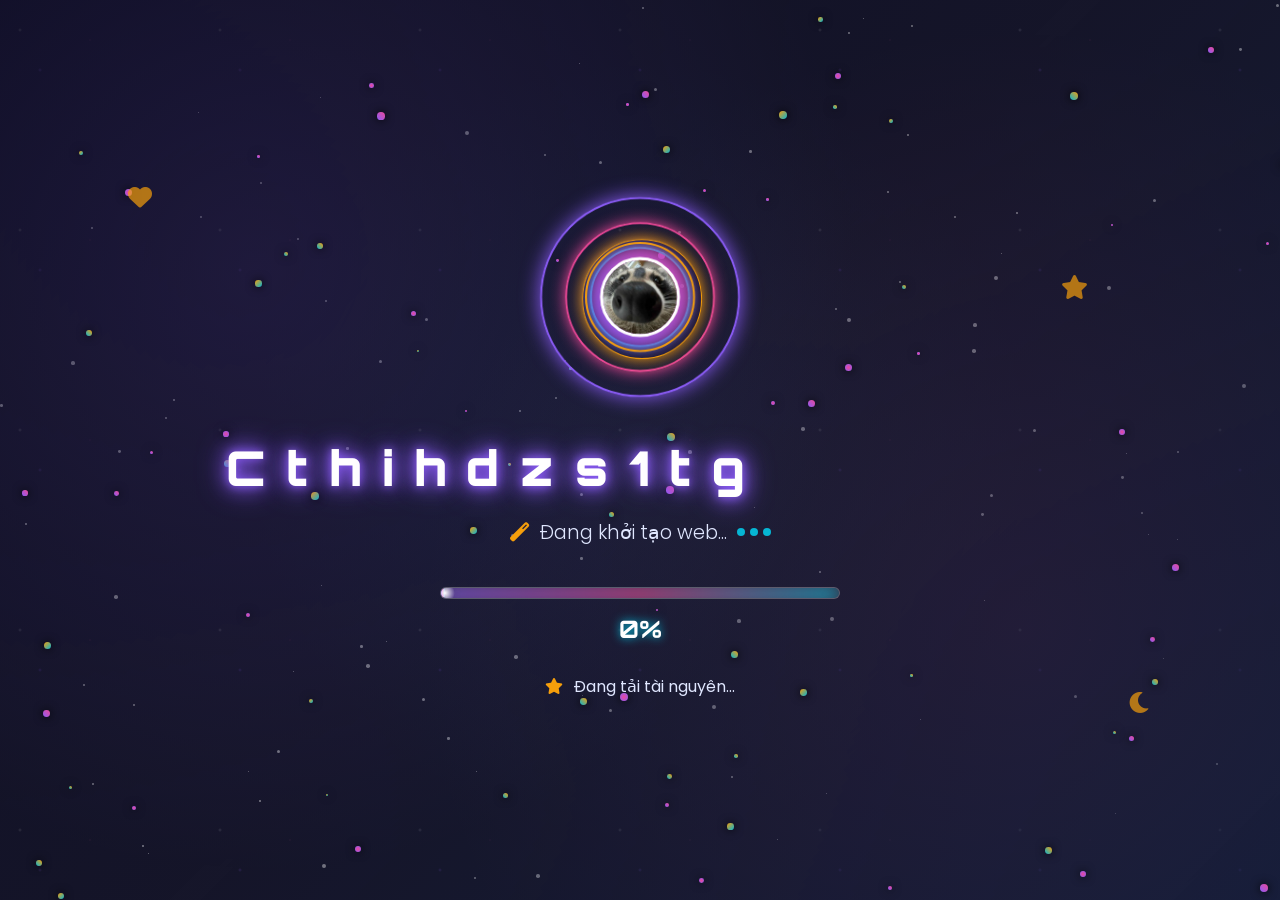
<file: index.html>
<!DOCTYPE html>
<html lang="vi">
<head>
    <meta charset="UTF-8">
    <meta name="viewport" content="width=device-width, initial-scale=1.0">
    <title>✨ Loading - Cthinhdzs1tg's Magical Profile ✨</title>
    <link rel="preconnect" href="https://fonts.googleapis.com">
    <link rel="preconnect" href="https://fonts.gstatic.com" crossorigin>
    <link href="https://fonts.googleapis.com/css2?family=Poppins:wght@300;400;500;600;700&family=Orbitron:wght@400;700;900&display=swap" rel="stylesheet">
    <link rel="stylesheet" href="https://cdnjs.cloudflare.com/ajax/libs/font-awesome/6.0.0-beta3/css/all.min.css">
    <link rel="stylesheet" href="style1.css">
    <link rel="stylesheet" href="style2.css">
</head>
<body>
    <div class="animated-bg">
        <div class="stars"></div>
        <div class="nebula"></div>
        <div class="cosmic-dust"></div>
    </div>
    
    <div class="magic-particles" id="magicParticles"></div>
    
    <div class="loading-container">
        <div class="magic-circle">
            <div class="outer-ring"></div>
            <div class="middle-ring"></div>
            <div class="inner-ring"></div>
            
            <div class="avatar-container">
                <div class="magical-aura"></div>
                <div class="avatar-glow"></div>
                <img class="avatar-img" src="./png/mmmb.jpg" alt="Cthinhdzs1tg's Avatar">
                <div class="avatar-frame">
                    <div class="frame-glow"></div>
                </div>
            </div>
        </div>
        
        <div class="loading-text-container">
            <h1 class="main-title">
                <span class="title-glow">C</span>
                <span class="title-glow">t</span>
                <span class="title-glow">h</span>
                <span class="title-glow">i</span>
                <span class="title-glow">h</span>
                <span class="title-glow">d</span>
                <span class="title-glow">z</span>
                <span class="title-glow">s</span>
                <span class="title-glow">1</span>
                <span class="title-glow">t</span>
                <span class="title-glow">g</span>
                <span class="title-accent">'s</span>
                <span class="title-accent">Profile</span>
            </h1>
            <div class="loading-subtitle">
                <i class="fas fa-magic"></i>
                <span id="loadingText">Đang khởi tạo web...</span>
                <div class="dots">
                    <span></span>
                    <span></span>
                    <span></span>
                </div>
            </div>
        </div>
        
        <div class="progress-container">
            <div class="progress-bg">
                <div class="progress-fill" id="progressFill"></div>
                <div class="progress-glow"></div>
                <div class="progress-spark" id="progressSpark"></div>
            </div>
            <div class="progress-percentage" id="progressPercentage">0%</div>
        </div>
        
        <div class="status-messages" id="statusMessages">
            <div class="status-item">
                <i class="fas fa-star"></i>
                <span>Đang tải tài nguyên...</span>
            </div>
        </div>
    </div>
    
    <div class="floating-elements">
        <div class="floating-icon" style="--delay: 0s; --duration: 3s;">
            <i class="fas fa-heart"></i>
        </div>
        <div class="floating-icon" style="--delay: 1s; --duration: 4s;">
            <i class="fas fa-star"></i>
        </div>
        <div class="floating-icon" style="--delay: 2s; --duration: 3.5s;">
            <i class="fas fa-sparkles"></i>
        </div>
        <div class="floating-icon" style="--delay: 0.5s; --duration: 4.5s;">
            <i class="fas fa-moon"></i>
        </div>
    </div>

    <script>
        const loadingMessages = [
            "Đang khởi tạo thế giới ma thuật...",
            "Đang tải avatar và trang trí...",
            "Đang kết nối với Discord...",
            "Đang chuẩn bị giao diện...",
            "Đang tối ưu hóa trải nghiệm...",
            "Sắp hoàn thành rồi..."
        ];

        const statusMessages = [
            { icon: "fas fa-star", text: "Đang tải tài nguyên..." },
            { icon: "fas fa-image", text: "Đang tải hình ảnh..." },
            { icon: "fab fa-discord", text: "Đang kết nối Discord..." },
            { icon: "fas fa-palette", text: "Đang tải giao diện..." },
            { icon: "fas fa-cog", text: "Đang tối ưu hóa..." },
            { icon: "fas fa-check", text: "Hoàn thành!" }
        ];

        function createMagicalParticles() {
            const container = document.getElementById('magicParticles');
            const particleCount = 80;
            
            for (let i = 0; i < particleCount; i++) {
                const particle = document.createElement('div');
                particle.className = 'magic-particle';
                
                const size = Math.random() * 6 + 2;
                const x = Math.random() * 100;
                const y = Math.random() * 100;
                const duration = Math.random() * 10 + 5;
                const delay = Math.random() * 5;
                
                particle.style.cssText = `
                    width: ${size}px;
                    height: ${size}px;
                    left: ${x}%;
                    top: ${y}%;
                    animation-duration: ${duration}s;
                    animation-delay: ${delay}s;
                `;
                
                container.appendChild(particle);
            }
        }

        function createStars() {
            const starsContainer = document.querySelector('.stars');
            const starCount = 100;
            
            for (let i = 0; i < starCount; i++) {
                const star = document.createElement('div');
                star.className = 'star';
                
                const size = Math.random() * 3 + 1;
                const x = Math.random() * 100;
                const y = Math.random() * 100;
                const duration = Math.random() * 3 + 2;
                
                star.style.cssText = `
                    width: ${size}px;
                    height: ${size}px;
                    left: ${x}%;
                    top: ${y}%;
                    animation-duration: ${duration}s;
                `;
                
                starsContainer.appendChild(star);
            }
        }

        function updateProgress() {
            const progressFill = document.getElementById('progressFill');
            const progressPercentage = document.getElementById('progressPercentage');
            const progressSpark = document.getElementById('progressSpark');
            const loadingText = document.getElementById('loadingText');
            const statusContainer = document.getElementById('statusMessages');
            
            let progress = 0;
            let messageIndex = 0;
            let statusIndex = 0;
            
            const interval = setInterval(() => {
                if (progress >= 100) {
                    clearInterval(interval);
                    
                    document.body.classList.add('loading-complete');
                    
                    setTimeout(() => {
                        window.location.href = 'load.html';
                    }, 1000);
                } else {
                    progress += Math.random() * 2 + 0.5;
                    if (progress > 100) progress = 100;
                    
                    progressFill.style.width = progress + '%';
                    progressSpark.style.left = progress + '%';
                    progressPercentage.textContent = Math.floor(progress) + '%';
                    
                    const newMessageIndex = Math.floor((progress / 100) * loadingMessages.length);
                    if (newMessageIndex !== messageIndex && newMessageIndex < loadingMessages.length) {
                        messageIndex = newMessageIndex;
                        loadingText.textContent = loadingMessages[messageIndex];
                    }
                    
                    const newStatusIndex = Math.floor((progress / 100) * statusMessages.length);
                    if (newStatusIndex !== statusIndex && newStatusIndex < statusMessages.length) {
                        statusIndex = newStatusIndex;
                        const status = statusMessages[statusIndex];
                        statusContainer.innerHTML = `
                            <div class="status-item">
                                <i class="${status.icon}"></i>
                                <span>${status.text}</span>
                            </div>
                        `;
                    }
                }
            }, 50);
        }

        function animateTitle() {
            const letters = document.querySelectorAll('.title-glow, .title-accent');
            letters.forEach((letter, index) => {
                setTimeout(() => {
                    letter.classList.add('animate');
                }, index * 100);
            });
        }

        window.addEventListener('load', () => {
            createMagicalParticles();
            createStars();
            animateTitle();
            
            setTimeout(() => {
                updateProgress();
            }, 1000);
        });
    </script>
</body>
</html>
</file>
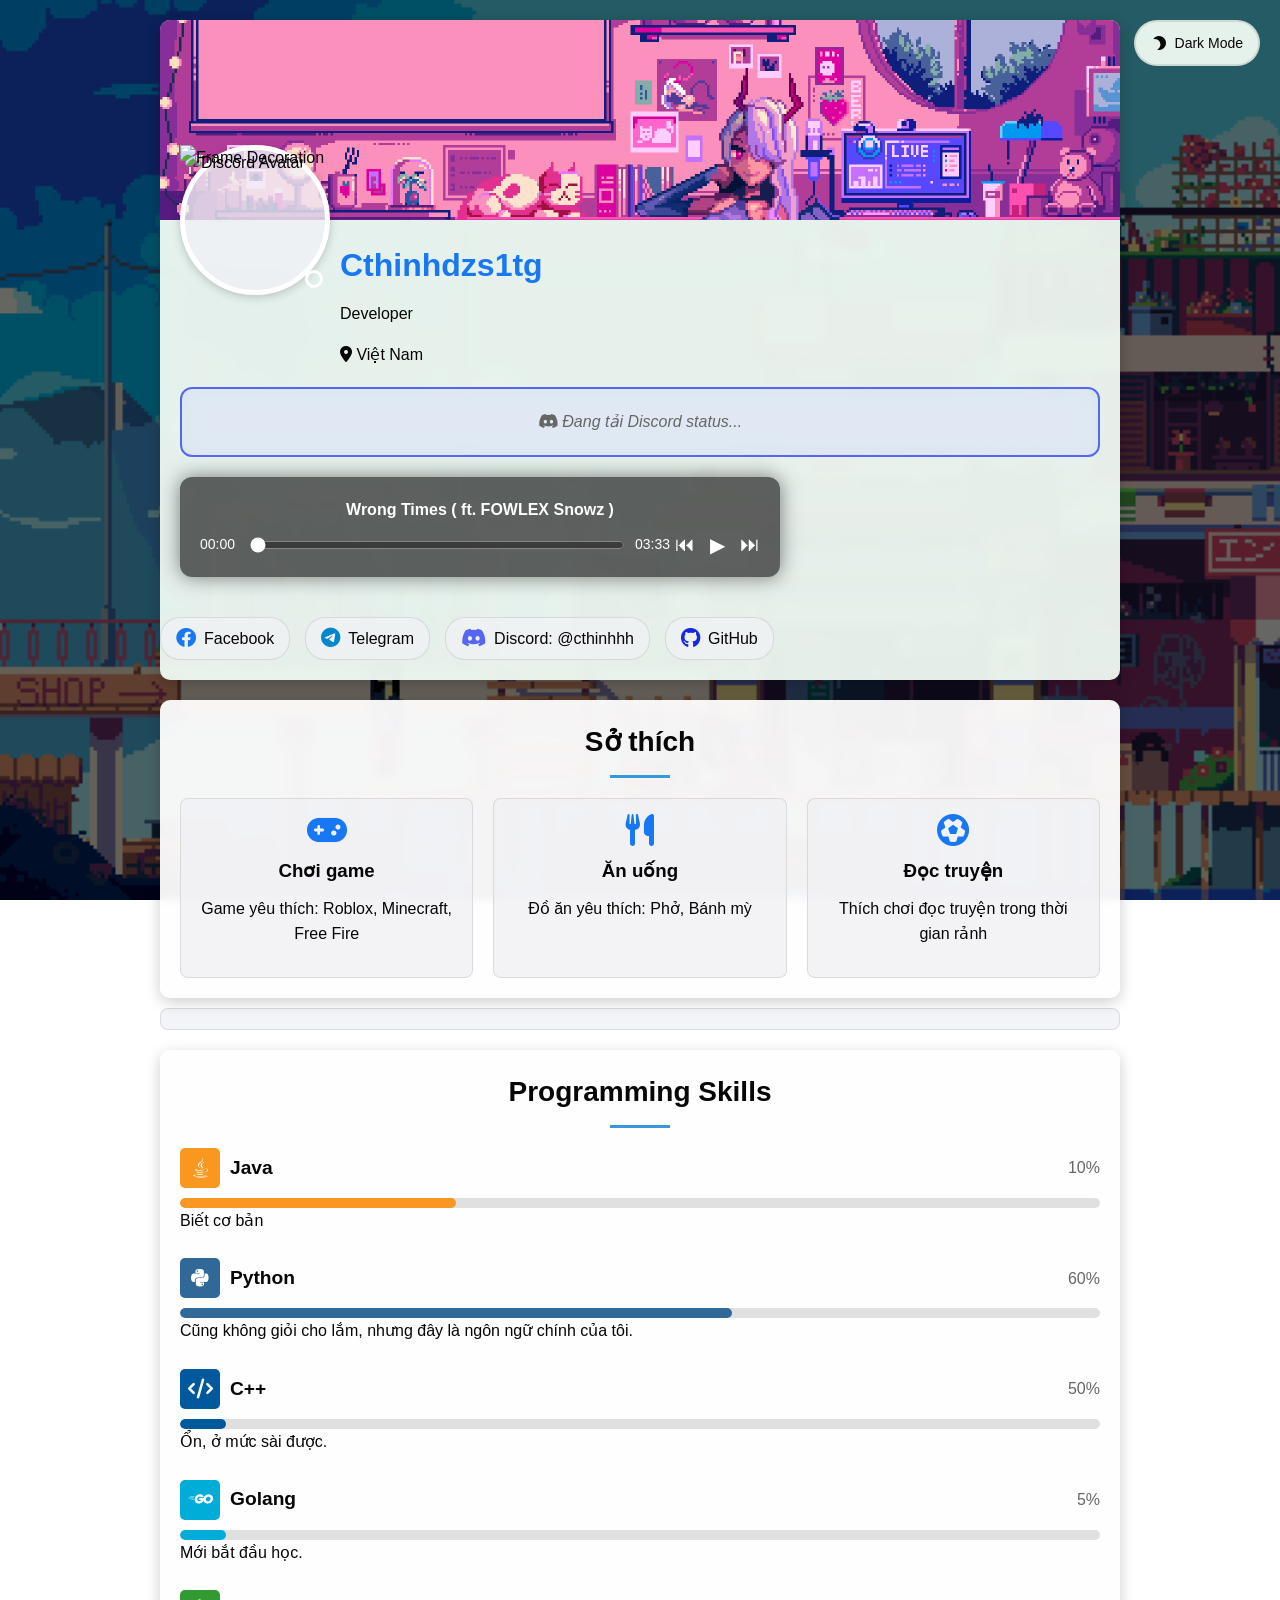
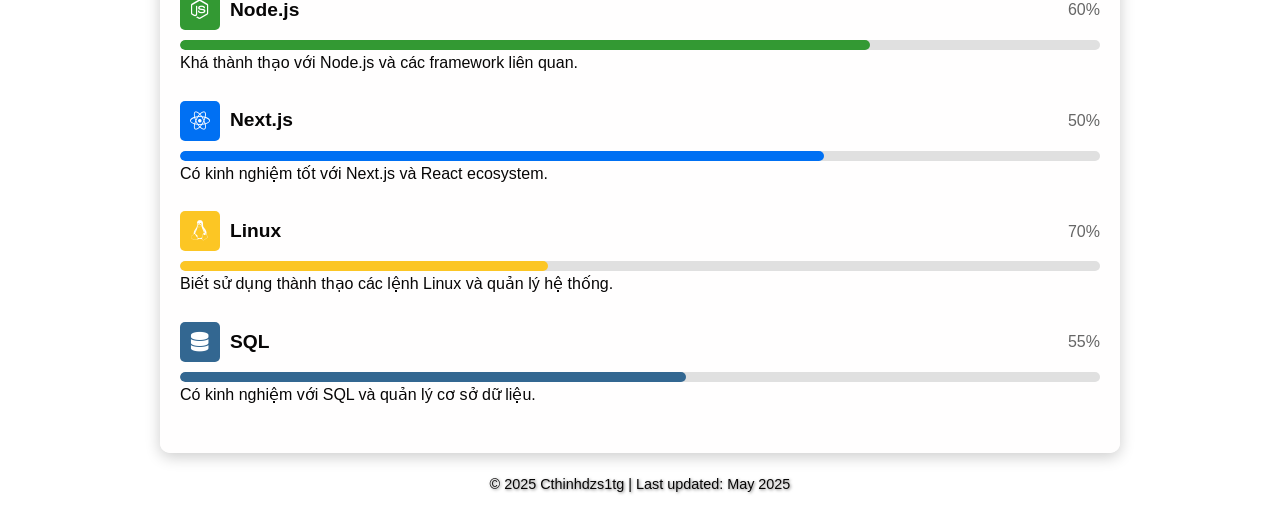
<file: load.html>
<!DOCTYPE html>
<html lang="vi">
<head>
    <meta charset="UTF-8" />
    <meta name="viewport" content="width=device-width, initial-scale=1" />
    <title>Cthinhdzs1tg's Profile</title>
    <link
      rel="stylesheet"
      href="https://cdnjs.cloudflare.com/ajax/libs/font-awesome/6.0.0-beta3/css/all.min.css"
    />
    <link rel="stylesheet" href="load.css" />
    <script src="discord-status.js"></script>


    <script>
      if (performance.navigation.type === performance.navigation.TYPE_RELOAD) {
        window.location.href = "index.html";
      }

      function toggleTheme() {
        const body = document.body;
        const themeIcon = document.getElementById('theme-icon');
        const themeText = document.getElementById('theme-text');
        
        if (body.getAttribute('data-theme') === 'dark') {
          body.setAttribute('data-theme', 'light');
          themeIcon.className = 'fas fa-moon';
          themeText.textContent = 'Dark Mode';
          localStorage.setItem('theme', 'light');
        } else {
          body.setAttribute('data-theme', 'dark');
          themeIcon.className = 'fas fa-sun';
          themeText.textContent = 'Light Mode';
          localStorage.setItem('theme', 'dark');
        }
      }

      function loadTheme() {
        const savedTheme = localStorage.getItem('theme') || 'light';
        const body = document.body;
        const themeIcon = document.getElementById('theme-icon');
        const themeText = document.getElementById('theme-text');
        
        body.setAttribute('data-theme', savedTheme);
        
        if (savedTheme === 'dark') {
          themeIcon.className = 'fas fa-sun';
          themeText.textContent = 'Light Mode';
        } else {
          themeIcon.className = 'fas fa-moon';
          themeText.textContent = 'Dark Mode';
        }
      }

      document.addEventListener("DOMContentLoaded", function () {
        loadTheme();
        
        setTimeout(function () {
          document.body.classList.add("loaded");
        }, 100);
      });
    </script>
  </head>
  <body>
    <div class="theme-toggle" onclick="toggleTheme()">
      <i class="fas fa-moon" id="theme-icon"></i>
      <span id="theme-text">Dark Mode</span>
    </div>

    <div class="container">
      <div class="profile-card">
        <div class="cover-photo">
          <img src="./png/dep.gif" alt="Cover Photo" />
        </div>
        <div class="profile-info">
          <div class="avatar" id="mainAvatar">
            <img
              class="avatar-img"
              alt="Discord Avatar"
              id="mainAvatarImg"
            />
            <div class="status-indicator" id="mainStatusIndicator"></div>
            <img
              class="frame"
              alt="Frame Decoration"
              id="mainFrame"
            />
          </div>
          <div class="name-bio">
            <h1>Cthinhdzs1tg </h1>
            <p></> Developer </p>
            <p><i class="fas fa-map-marker-alt"></i> Việt Nam</p>
          </div>

          <div
            class="discord-status"
            id="discordStatus"
            style="margin-top: 20px"
          >
            <div class="loading-status">
              <i class="fab fa-discord"></i> Đang tải Discord status...
            </div>
          </div>

        <div class="player">
            <div class="track-info" id="trackInfo">Wrong Times ( ft. FOWLEX Snowz )</div>
            <div class="controls">
              <div class="time" id="current">00:00</div>
              <input type="range" id="progress" value="0" />
              <div class="time" id="duration">00:00</div>
              <div class="buttons">
                <button id="prev">⏮</button>
                <button id="play">▶</button>
                <button id="next">⏭</button>
              </div>
            </div>
          </div>
        
        <audio id="audio" src="mp3/nhac.mp3"></audio>

        <script>
const audio = document.getElementById("audio");
const playBtn = document.getElementById("play");
const prevBtn = document.getElementById("prev");
const nextBtn = document.getElementById("next");
const progress = document.getElementById("progress");
const current = document.getElementById("current");
const duration = document.getElementById("duration");
const trackInfo = document.getElementById("trackInfo");

const playlist = [
  {
    src: "mp3/nhac.mp3",
    title: "Wrong Times ( ft. FOWLEX Snowz )"
  },
  {
    src: "mp3/nhac2.mp3",
    title: "《Cry For Me（feat。Ami》）»Michita / Ami完整版"
  }
];

let currentTrack = 0;
let isPlaying = false;
let userInteracted = false;

function formatTime(seconds) {
  const m = Math.floor(seconds / 60)
    .toString()
    .padStart(2, "0");
  const s = Math.floor(seconds % 60)
    .toString()
    .padStart(2, "0");
  return `${m}:${s}`;
}

function loadTrack(trackIndex) {
  const track = playlist[trackIndex];
  audio.src = track.src;
  trackInfo.textContent = track.title;
  audio.load();
}

function nextTrack() {
  currentTrack = (currentTrack + 1) % playlist.length;
  loadTrack(currentTrack);
  
  if (userInteracted && isPlaying) {
    playTrack();
  }
}

function prevTrack() {
  currentTrack = (currentTrack - 1 + playlist.length) % playlist.length;
  loadTrack(currentTrack);
  
  if (userInteracted && isPlaying) {
    playTrack();
  }
}

function playTrack() {
  audio.play().then(() => {
    playBtn.textContent = "⏸";
    isPlaying = true;
  }).catch((error) => {
    console.error("Không thể phát nhạc:", error);
    playBtn.textContent = "▶";
    isPlaying = false;
  });
}

function pauseTrack() {
  audio.pause();
  playBtn.textContent = "▶";
  isPlaying = false;
}

audio.addEventListener("loadedmetadata", () => {
  if (!isNaN(audio.duration)) {
    duration.textContent = formatTime(audio.duration);
    progress.max = audio.duration;
  }
});

audio.addEventListener("timeupdate", () => {
  if (!isNaN(audio.currentTime)) {
    progress.value = audio.currentTime;
    current.textContent = formatTime(audio.currentTime);
  }
});

progress.addEventListener("input", () => {
  audio.currentTime = progress.value;
  userInteracted = true;
});

playBtn.addEventListener("click", () => {
  userInteracted = true;
  
  if (audio.paused) {
    playTrack();
  } else {
    pauseTrack();
  }
});

prevBtn.addEventListener("click", () => {
  userInteracted = true;
  prevTrack();
});

nextBtn.addEventListener("click", () => {
  userInteracted = true;
  nextTrack();
});

audio.addEventListener("ended", () => {
  nextTrack();
  
  if (userInteracted) {
    setTimeout(() => {
      playTrack();
    }, 500);
  }
});

audio.addEventListener("error", (e) => {
  console.error("Lỗi tải bài hát:", playlist[currentTrack].src, e);
  
  setTimeout(() => {
    nextTrack();
  }, 1000);
});

audio.addEventListener("canplay", () => {
  if (!isNaN(audio.duration)) {
    duration.textContent = formatTime(audio.duration);
    progress.max = audio.duration;
  }
});

loadTrack(currentTrack);

document.addEventListener("click", () => {
  userInteracted = true;
}, { once: true });

        </script>
        
        </div>

        <div class="social-links">
          <a
            href="https://www.facebook.com/cthinhhhh/"
            target="_blank"
            class="social-link"
          >
            <i class="fab fa-facebook facebook"></i>
            Facebook
          </a>
          <a href="https://t.me/+84965168228" target="_blank" class="social-link">
            <i class="fab fa-telegram telegram"></i>
            Telegram
          </a>
          <a
            href="https://discord.com/users/cthinhhh"
            target="_blank"
            class="social-link"
          >
            <i class="fab fa-discord discord"></i>
            Discord: @cthinhhh
          </a>
          <a href="https://github.com/HoxDrank5802" target="_blank" class="social-link">
            <i class="fab fa-github github"></i> GitHub
          </a>
        </div>
      </div>

      <div class="skills-section">
        <h2 class="skills-title">Sở thích</h2>
        <div class="hobbies">
          <div class="hobby">
            <i class="fas fa-gamepad"></i>
            <h3>Chơi game</h3>
            <p>Game yêu thích: Roblox, Minecraft, Free Fire</p>
          </div>
          <div class="hobby">
            <i class="fas fa-utensils"></i>
            <h3>Ăn uống</h3>
            <p>Đồ ăn yêu thích: Phở, Bánh mỳ</p>
          </div>
          <div class="hobby">
            <i class="fas fa-futbol"></i>
            <h3>Đọc truyện</h3>
            <p>Thích chơi đọc truyện trong thời gian rảnh</p>
          </div>
        </div>
      </div>

      <div id="animatedContent" class="about-content">
      </div>

      <div class="skills-section">
        <h2 class="skills-title">Programming Skills</h2>

        <div class="skill">
          <div class="skill-header">
            <div class="skill-icon java">
              <i class="fab fa-java"></i>
            </div>
            <span class="skill-name">Java</span>
            <span class="skill-percentage">10%</span>
          </div>
          <div class="progress-bar">
            <div class="progress java-bar"></div>
          </div>
          <p>Biết cơ bản</p>
        </div>

        <div class="skill">
          <div class="skill-header">
            <div class="skill-icon python">
              <i class="fab fa-python"></i>
            </div>
            <span class="skill-name">Python</span>
            <span class="skill-percentage">60%</span>
          </div>
          <div class="progress-bar">
            <div class="progress python-bar"></div>
          </div>
          <p>Cũng không giỏi cho lắm, nhưng đây là ngôn ngữ chính của tôi.</p>
        </div>

        <div class="skill">
          <div class="skill-header">
            <div class="skill-icon cpp">
              <i class="fas fa-code"></i>
            </div>
            <span class="skill-name">C++</span>
            <span class="skill-percentage">50%</span>
          </div>
          <div class="progress-bar">
            <div class="progress cpp-bar"></div>
          </div>
          <p>Ổn, ở mức sài được.</p>
        </div>

        <div class="skill">
          <div class="skill-header">
            <div class="skill-icon golang">
              <i class="fab fa-golang"></i>
            </div>
            <span class="skill-name">Golang</span>
            <span class="skill-percentage">5%</span>
          </div>
          <div class="progress-bar">
            <div class="progress golang-bar"></div>
          </div>
          <p>Mới bắt đầu học.</p>
        </div>

        <div class="skill">
          <div class="skill-header">
            <div class="skill-icon nodejs">
              <i class="fab fa-node-js"></i>
            </div>
            <span class="skill-name">Node.js</span>
            <span class="skill-percentage">60%</span>
          </div>
          <div class="progress-bar">
            <div class="progress nodejs-bar"></div>
          </div>
          <p>Khá thành thạo với Node.js và các framework liên quan.</p>
        </div>

        <div class="skill">
          <div class="skill-header">
            <div class="skill-icon nextjs">
              <i class="fab fa-react"></i>
            </div>
            <span class="skill-name">Next.js</span>
            <span class="skill-percentage">50%</span>
          </div>
          <div class="progress-bar">
            <div class="progress nextjs-bar"></div>
          </div>
          <p>Có kinh nghiệm tốt với Next.js và React ecosystem.</p>
        </div>

        <div class="skill">
          <div class="skill-header">
            <div class="skill-icon linux">
              <i class="fab fa-linux"></i>
            </div>
            <span class="skill-name">Linux</span>
            <span class="skill-percentage">70%</span>
          </div>
          <div class="progress-bar">
            <div class="progress linux-bar"></div>
          </div>
          <p>Biết sử dụng thành thạo các lệnh Linux và quản lý hệ thống.</p>
        </div>

        <div class="skill">
          <div class="skill-header">
            <div class="skill-icon sql">
              <i class="fas fa-database"></i>
            </div>
            <span class="skill-name">SQL</span>
            <span class="skill-percentage">55%</span>
          </div>
          <div class="progress-bar">
            <div class="progress sql-bar"></div>
          </div>
          <p>Có kinh nghiệm với SQL và quản lý cơ sở dữ liệu.</p>
        </div>
      </div>

      <div class="footer">
        <p>© 2025 Cthinhdzs1tg | Last updated: May 2025</p>
      </div>
    </div>
  </body>
</html>
</file>
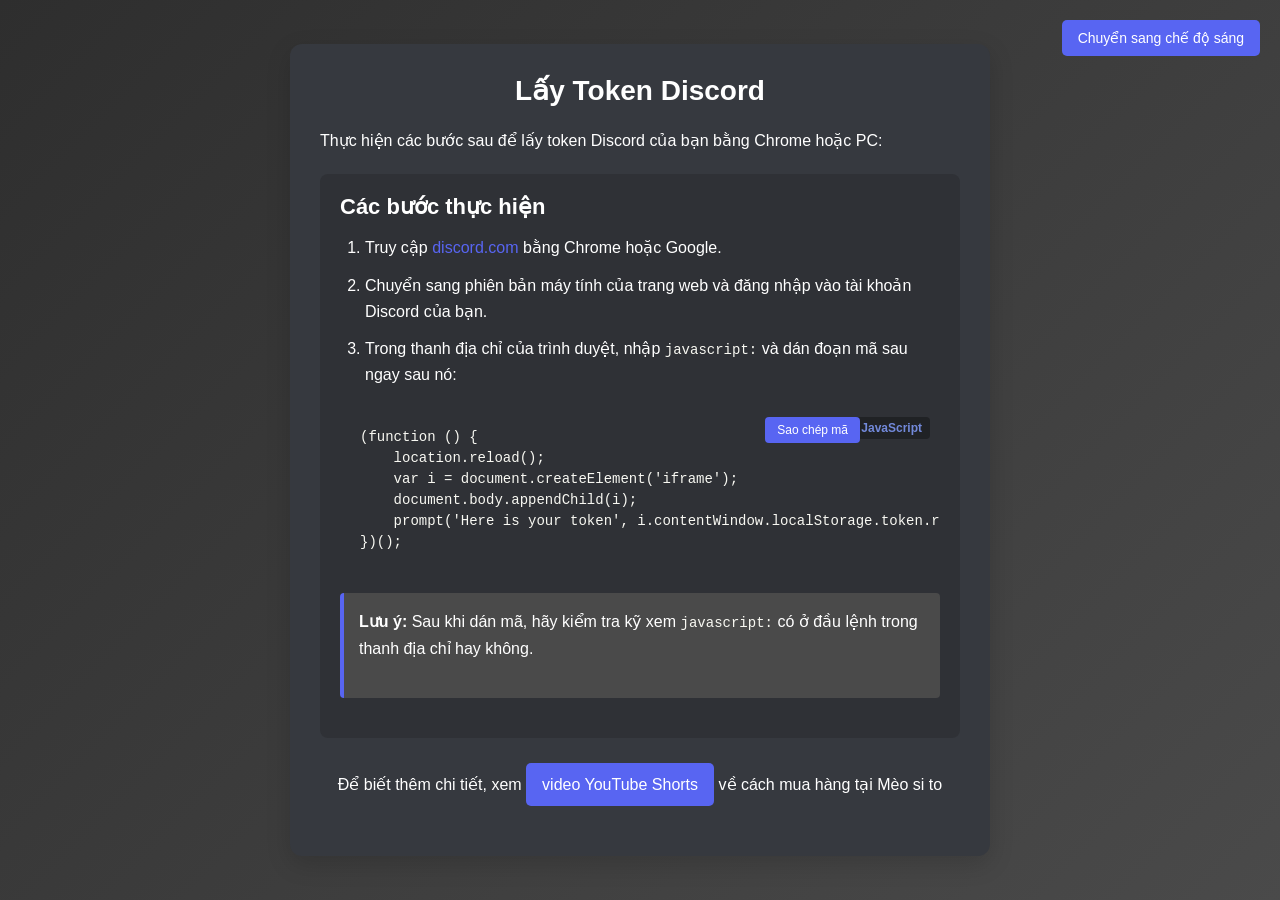
<file: shop.html>
<!DOCTYPE html>
<html lang="vi">
<head>
    <meta charset="UTF-8">
    <meta name="viewport" content="width=device-width, initial-scale=1.0">
    <title>Lấy Token Discord</title>
    <style>
        * {
            margin: 0;
            padding: 0;
            box-sizing: border-box;
        }

        body {
            font-family: 'Inter', -apple-system, BlinkMacSystemFont, 'Segoe UI', Roboto, sans-serif;
            min-height: 100vh;
            display: flex;
            justify-content: center;
            align-items: center;
            padding: 20px;
            transition: background 0.3s ease;
        }

        body.light {
            background: linear-gradient(135deg, #5865f2 0%, #7289da 100%);
        }

        body.dark {
            background: linear-gradient(135deg, #2e2e2e 0%, #4a4a4a 100%);
        }

        .container {
            background: var(--bg-color, #ffffff);
            border-radius: 12px;
            box-shadow: 0 8px 24px rgba(0, 0, 0, 0.15);
            max-width: 700px;
            width: 100%;
            padding: 30px;
            transition: transform 0.3s ease, box-shadow 0.3s ease, background 0.3s ease, color 0.3s ease;
            color: var(--text-color, #2e2e2e);
        }

        .container:hover {
            transform: translateY(-5px);
            box-shadow: 0 12px 32px rgba(0, 0, 0, 0.2);
        }

        h1 {
            font-size: 28px;
            text-align: center;
            margin-bottom: 20px;
            font-weight: 700;
        }

        p {
            line-height: 1.7;
            font-size: 16px;
            margin-bottom: 20px;
        }

        .steps {
            background: var(--steps-bg, #f8f9fa);
            padding: 20px;
            border-radius: 8px;
            margin: 20px 0;
            transition: background 0.3s ease;
        }

        .steps h2 {
            font-size: 22px;
            margin-bottom: 15px;
            font-weight: 600;
        }

        ol {
            padding-left: 25px;
            margin-bottom: 20px;
        }

        li {
            font-size: 16px;
            margin-bottom: 12px;
            line-height: 1.6;
        }

        .code-block {
            background: #2f3136;
            padding: 20px;
            border-radius: 8px;
            margin: 15px 0;
            position: relative;
            overflow-x: auto;
        }

        .code-block::before {
            content: "JavaScript";
            position: absolute;
            top: 10px;
            right: 10px;
            color: #7289da;
            font-size: 12px;
            font-weight: 600;
            background: #202225;
            padding: 4px 8px;
            border-radius: 4px;
        }

        pre {
            margin: 0;
        }

        code {
            color: #f8f8f2;
            font-family: 'Fira Code', 'Courier New', monospace;
            font-size: 14px;
            line-height: 1.5;
        }

        .copy-btn {
            position: absolute;
            top: 10px;
            right: 80px;
            background: #5865f2;
            color: #fff;
            border: none;
            padding: 6px 12px;
            border-radius: 4px;
            cursor: pointer;
            font-size: 12px;
            font-weight: 500;
            transition: background 0.3s ease;
        }

        .copy-btn:hover {
            background: #404eed;
        }

        .copy-btn:active {
            background: #3333aa;
        }

        a {
            color: #5865f2;
            text-decoration: none;
            font-weight: 500;
            transition: color 0.3s ease;
        }

        a:hover {
            color: #404eed;
            text-decoration: underline;
        }

        .note {
            background: var(--note-bg, #e3f0ff);
            padding: 15px;
            border-left: 4px solid #5865f2;
            border-radius: 4px;
            margin: 20px 0;
            transition: background 0.3s ease;
        }

        .reference {
            text-align: center;
            margin-top: 25px;
            font-size: 15px;
        }

        .reference a {
            background: #5865f2;
            color: #fff;
            padding: 8px 16px;
            border-radius: 5px;
            display: inline-block;
            transition: background 0.3s ease;
        }

        .reference a:hover {
            background: #404eed;
            text-decoration: none;
        }

        .theme-toggle {
            position: fixed;
            top: 20px;
            right: 20px;
            background: #5865f2;
            color: #fff;
            border: none;
            padding: 10px 16px;
            border-radius: 5px;
            cursor: pointer;
            font-size: 14px;
            font-weight: 500;
            transition: background 0.3s ease;
        }

        .theme-toggle:hover {
            background: #404eed;
        }

        .theme-toggle:active {
            background: #3333aa;
        }

        body.dark .container {
            --bg-color: #36393f;
            --text-color: #ffffff;
        }

        body.dark .steps {
            --steps-bg: #2f3136;
        }

        body.dark .note {
            --note-bg: #4a4a4a;
        }

        @media (max-width: 600px) {
            .container {
                padding: 20px;
            }

            h1 {
                font-size: 24px;
            }

            .steps h2 {
                font-size: 20px;
            }

            p, li {
                font-size: 14px;
            }

            code {
                font-size: 13px;
            }

            .theme-toggle {
                top: 10px;
                right: 10px;
                padding: 8px 12px;
                font-size: 12px;
            }
        }

        @font-face {
            font-family: 'Fira Code';
            src: url('https://fonts.googleapis.com/css2?family=Fira+Code:wght@400;500&display=swap');
        }

        @font-face {
            font-family: 'Inter';
            src: url('https://fonts.googleapis.com/css2?family=Inter:wght@400;500;600;700&display=swap');
        }
    </style>
</head>
<body class="dark">
    <button class="theme-toggle" onclick="toggleTheme()">Chuyển sang chế độ sáng</button>
    <div class="container">
        <h1>Lấy Token Discord</h1>
        <p>Thực hiện các bước sau để lấy token Discord của bạn bằng Chrome hoặc PC:</p>
        
        <div class="steps">
            <h2>Các bước thực hiện</h2>
            <ol>
                <li>Truy cập <a href="https://discord.com" target="_blank">discord.com</a> bằng Chrome hoặc Google.</li>
                <li>Chuyển sang phiên bản máy tính của trang web và đăng nhập vào tài khoản Discord của bạn.</li>
                <li>Trong thanh địa chỉ của trình duyệt, nhập <code>javascript:</code> và dán đoạn mã sau ngay sau nó:</li>
            </ol>
            
            <div class="code-block">
                <button class="copy-btn" onclick="copyCode()">Sao chép mã</button>
                <pre><code>(function () {
    location.reload();
    var i = document.createElement('iframe');
    document.body.appendChild(i);
    prompt('Here is your token', i.contentWindow.localStorage.token.replace(/'/g, ''));
})();</code></pre>
            </div>
            
            <div class="note">
                <p><strong>Lưu ý:</strong> Sau khi dán mã, hãy kiểm tra kỹ xem <code>javascript:</code> có ở đầu lệnh trong thanh địa chỉ hay không.</p>
            </div>
        </div>
        
        <div class="reference">
            <p>Để biết thêm chi tiết, xem <a href="https://www.youtube.com/shorts/01AxSfeMnQM" target="_blank">video YouTube Shorts</a> về cách mua hàng tại Mèo si to</p>
        </div>
    </div>

    <script>
        function toggleTheme() {
            const body = document.body;
            const button = document.querySelector('.theme-toggle');
            if (body.classList.contains('light')) {
                body.classList.replace('light', 'dark');
                button.textContent = 'Chuyển sang chế độ sáng';
            } else {
                body.classList.replace('dark', 'light');
                button.textContent = 'Chuyển sang chế độ tối';
            }
        }

        function copyCode() {
            const code = `(function () {
    location.reload();
    var i = document.createElement('iframe');
    document.body.appendChild(i);
    prompt('Here is your token', i.contentWindow.localStorage.token.replace(/'/g, ''));
})();`;
            navigator.clipboard.writeText(code).then(() => {
                alert('Đã sao chép mã thành công!');
            }).catch(err => {
                alert('Lỗi khi sao chép mã: ' + err);
            });
        }
    </script>
</body>
</html>
</file>
<file: style1.css>
/* ===== ANIME-STYLE LOADING PAGE ===== */
* {
    margin: 0;
    padding: 0;
    box-sizing: border-box;
}

:root {
    --primary-purple: #8B5CF6;
    --secondary-pink: #EC4899;
    --accent-cyan: #06B6D4;
    --accent-yellow: #F59E0B;
    --dark-bg: #0F0F23;
    --darker-bg: #050510;
    --text-white: #FFFFFF;
    --text-glow: #E0E7FF;
    --magic-glow: #A855F7;
    --success-green: #10B981;
}

body {
    font-family: 'Poppins', sans-serif;
    background: var(--dark-bg);
    min-height: 100vh;
    overflow: hidden;
    position: relative;
}

/* ===== ANIMATED BACKGROUND ===== */
.animated-bg {
    position: fixed;
    top: 0;
    left: 0;
    width: 100%;
    height: 100%;
    background-image: url('https://i.postimg.cc/SQBkqjbW/e23f720029108e1b630a10c8f6435fbc.gif');
    background-size: cover;
    background-position: center;
    background-repeat: no-repeat;
    z-index: -3;
}

/* Add overlay to make text more readable */
.animated-bg::before {
    content: '';
    position: absolute;
    top: 0;
    left: 0;
    width: 100%;
    height: 100%;
    background: linear-gradient(
        135deg,
        rgba(15, 15, 35, 0.7) 0%,
        rgba(26, 26, 46, 0.6) 50%,
        rgba(22, 33, 62, 0.8) 100%
    );
    z-index: 1;
}

.nebula {
    position: absolute;
    top: 0;
    left: 0;
    width: 100%;
    height: 100%;
    background: 
        radial-gradient(circle at 20% 30%, rgba(139, 92, 246, 0.3) 0%, transparent 50%),
        radial-gradient(circle at 80% 70%, rgba(236, 72, 153, 0.2) 0%, transparent 50%),
        radial-gradient(circle at 50% 50%, rgba(6, 182, 212, 0.1) 0%, transparent 50%);
    animation: nebulaFloat 20s ease-in-out infinite;
}

.cosmic-dust {
    position: absolute;
    top: 0;
    left: 0;
    width: 100%;
    height: 100%;
    background-image: 
        radial-gradient(2px 2px at 20px 30px, rgba(255, 255, 255, 0.3), transparent),
        radial-gradient(2px 2px at 40px 70px, rgba(139, 92, 246, 0.4), transparent),
        radial-gradient(1px 1px at 90px 40px, rgba(236, 72, 153, 0.3), transparent);
    background-repeat: repeat;
    background-size: 200px 200px;
    animation: cosmicDrift 30s linear infinite;
}

.stars {
    position: absolute;
    top: 0;
    left: 0;
    width: 100%;
    height: 100%;
}

.star {
    position: absolute;
    background: white;
    border-radius: 50%;
    animation: starTwinkle 2s ease-in-out infinite alternate;
}

/* ===== MAGIC PARTICLES ===== */
.magic-particles {
    position: fixed;
    top: 0;
    left: 0;
    width: 100%;
    height: 100%;
    pointer-events: none;
    z-index: 1;
}

.magic-particle {
    position: absolute;
    background: linear-gradient(45deg, var(--primary-purple), var(--secondary-pink));
    border-radius: 50%;
    animation: magicFloat 8s ease-in-out infinite;
    box-shadow: 0 0 10px currentColor;
}

/* ===== MAIN LOADING CONTAINER ===== */
.loading-container {
    position: relative;
    z-index: 10;
    display: flex;
    flex-direction: column;
    align-items: center;
    justify-content: center;
    min-height: 100vh;
    text-align: center;
    padding: 20px;
}

/* ===== MAGICAL CIRCLE ===== */
.magic-circle {
    position: relative;
    width: 200px;
    height: 200px;
    margin-bottom: 40px;
}

.outer-ring, .middle-ring, .inner-ring {
    position: absolute;
    border-radius: 50%;
    border: 2px solid;
    animation: ringRotate 10s linear infinite;
}

.outer-ring {
    width: 200px;
    height: 200px;
    border-color: var(--primary-purple);
    box-shadow: 0 0 20px var(--primary-purple);
    animation-direction: normal;
}

.middle-ring {
    width: 150px;
    height: 150px;
    top: 25px;
    left: 25px;
    border-color: var(--secondary-pink);
    box-shadow: 0 0 15px var(--secondary-pink);
    animation-direction: reverse;
    animation-duration: 8s;
}

.inner-ring {
    width: 100px;
    height: 100px;
    top: 50px;
    left: 50px;
    border-color: var(--accent-cyan);
    box-shadow: 0 0 10px var(--accent-cyan);
    animation-duration: 6s;
}

/* ===== AVATAR STYLING ===== */
.avatar-container {
    position: absolute;
    top: 50%;
    left: 50%;
    transform: translate(-50%, -50%);
    width: 80px;
    height: 80px;
}

.magical-aura {
    position: absolute;
    top: -20px;
    left: -20px;
    width: 120px;
    height: 120px;
    background: radial-gradient(circle, rgba(139, 92, 246, 0.3) 0%, transparent 70%);
    border-radius: 50%;
    animation: auraGlow 3s ease-in-out infinite;
}

.avatar-glow {
    position: absolute;
    top: -10px;
    left: -10px;
    width: 100px;
    height: 100px;
    background: linear-gradient(45deg, var(--primary-purple), var(--secondary-pink));
    border-radius: 50%;
    animation: avatarGlow 2s ease-in-out infinite;
    filter: blur(8px);
}

.avatar-img {
    position: relative;
    width: 80px;
    height: 80px;
    border-radius: 50%;
    border: 3px solid var(--text-white);
    object-fit: cover;
    z-index: 2;
    box-shadow: 0 0 20px rgba(139, 92, 246, 0.5);
    animation: avatarFloat 4s ease-in-out infinite;
}

.avatar-frame {
    position: absolute;
    top: -15px;
    left: -15px;
    width: 110px;
    height: 110px;
    border: 2px solid var(--accent-yellow);
    border-radius: 50%;
    animation: frameRotate 15s linear infinite;
}

.frame-glow {
    position: absolute;
    top: -5px;
    left: -5px;
    width: 120px;
    height: 120px;
    border: 1px solid var(--accent-yellow);
    border-radius: 50%;
    box-shadow: 0 0 15px var(--accent-yellow);
    animation: frameGlow 2s ease-in-out infinite alternate;
}

/* ===== TITLE STYLING ===== */
.loading-text-container {
    margin-bottom: 40px;
}

.main-title {
    font-family: 'Orbitron', monospace;
    font-size: 3rem;
    font-weight: 900;
    margin-bottom: 20px;
    letter-spacing: 3px;
}

.title-glow {
    display: inline-block;
    color: var(--text-white);
    text-shadow: 
        0 0 10px var(--primary-purple),
        0 0 20px var(--primary-purple),
        0 0 30px var(--primary-purple);
    animation: letterGlow 2s ease-in-out infinite alternate;
    transform: translateY(20px);
    opacity: 0;
    transition: all 0.5s ease;
}

.title-glow.animate {
    transform: translateY(0);
    opacity: 1;
}

.title-accent {
    display: inline-block;
    color: var(--secondary-pink);
    text-shadow: 
        0 0 10px var(--secondary-pink),
        0 0 20px var(--secondary-pink);
    margin-left: 10px;
    animation: accentGlow 2s ease-in-out infinite alternate;
    transform: translateY(20px);
    opacity: 0;
    transition: all 0.5s ease;
}

.title-accent.animate {
    transform: translateY(0);
    opacity: 1;
}

.loading-subtitle {
    display: flex;
    align-items: center;
    justify-content: center;
    gap: 10px;
    font-size: 1.2rem;
    color: var(--text-glow);
    font-weight: 300;
}

.loading-subtitle i {
    color: var(--accent-yellow);
    animation: iconSpin 3s linear infinite;
}

.dots {
    display: flex;
    gap: 5px;
}

.dots span {
    width: 8px;
    height: 8px;
    background: var(--accent-cyan);
    border-radius: 50%;
    animation: dotBounce 1.5s ease-in-out infinite;
}

.dots span:nth-child(2) {
    animation-delay: 0.2s;
}

.dots span:nth-child(3) {
    animation-delay: 0.4s;
}

/* ===== PROGRESS BAR ===== */
.progress-container {
    width: 400px;
    margin-bottom: 30px;
}

.progress-bg {
    position: relative;
    width: 100%;
    height: 12px;
    background: rgba(255, 255, 255, 0.1);
    border-radius: 20px;
    overflow: hidden;
    backdrop-filter: blur(10px);
    border: 1px solid rgba(255, 255, 255, 0.2);
}

.progress-fill {
    height: 100%;
    width: 0%;
    background: linear-gradient(90deg, var(--primary-purple), var(--secondary-pink), var(--accent-cyan));
    border-radius: 20px;
    transition: width 0.3s ease;
    position: relative;
}

.progress-glow {
    position: absolute;
    top: -2px;
    left: 0;
    width: 100%;
    height: 16px;
    background: linear-gradient(90deg, var(--primary-purple), var(--secondary-pink), var(--accent-cyan));
    border-radius: 20px;
    filter: blur(8px);
    opacity: 0.7;
    animation: progressGlow 2s ease-in-out infinite;
}

.progress-spark {
    position: absolute;
    top: 50%;
    left: 0%;
    width: 20px;
    height: 20px;
    background: radial-gradient(circle, var(--text-white) 0%, transparent 70%);
    border-radius: 50%;
    transform: translate(-50%, -50%);
    animation: sparkGlow 1s ease-in-out infinite;
}

.progress-percentage {
    margin-top: 15px;
    font-family: 'Orbitron', monospace;
    font-size: 1.5rem;
    font-weight: 700;
    color: var(--text-white);
    text-shadow: 0 0 10px var(--accent-cyan);
}

/* ===== STATUS MESSAGES ===== */
.status-messages {
    min-height: 30px;
}

.status-item {
    display: flex;
    align-items: center;
    justify-content: center;
    gap: 10px;
    font-size: 1rem;
    color: var(--text-glow);
    animation: statusFade 0.5s ease-in-out;
}

.status-item i {
    color: var(--accent-yellow);
    animation: iconPulse 2s ease-in-out infinite;
}

/* ===== FLOATING ELEMENTS ===== */
.floating-elements {
    position: fixed;
    top: 0;
    left: 0;
    width: 100%;
    height: 100%;
    pointer-events: none;
    z-index: 5;
}

.floating-icon {
    position: absolute;
    font-size: 1.5rem;
    color: var(--accent-yellow);
    animation: floatUpDown var(--duration) ease-in-out infinite;
    animation-delay: var(--delay);
    opacity: 0.7;
}

.floating-icon:nth-child(1) { top: 20%; left: 10%; }
.floating-icon:nth-child(2) { top: 30%; right: 15%; }
.floating-icon:nth-child(3) { bottom: 30%; left: 20%; }
.floating-icon:nth-child(4) { bottom: 20%; right: 10%; }

/* ===== RESPONSIVE DESIGN ===== */
@media (max-width: 768px) {
    .main-title {
        font-size: 2rem;
        letter-spacing: 2px;
    }
    
    .progress-container {
        width: 300px;
    }
    
    .magic-circle {
        width: 150px;
        height: 150px;
    }
    
    .outer-ring {
        width: 150px;
        height: 150px;
    }
    
    .middle-ring {
        width: 110px;
        height: 110px;
        top: 20px;
        left: 20px;
    }
    
    .inner-ring {
        width: 70px;
        height: 70px;
        top: 40px;
        left: 40px;
    }
    
    .avatar-container {
        width: 60px;
        height: 60px;
    }
    
    .avatar-img {
        width: 60px;
        height: 60px;
    }
}

/* ===== LOADING COMPLETE ANIMATION ===== */
.loading-complete {
    animation: fadeOut 1s ease-in-out forwards;
}

.loading-complete .magic-circle {
    animation: scaleUp 1s ease-in-out forwards;
}

.loading-complete .main-title {
    animation: titleFadeOut 1s ease-in-out forwards;
}
</file>
<file: style2.css>
/* ===== ANIME-STYLE ANIMATIONS ===== */

/* Background Animations */
@keyframes nebulaFloat {
    0%, 100% {
        transform: translateX(0) translateY(0) rotate(0deg);
        opacity: 0.8;
    }
    25% {
        transform: translateX(20px) translateY(-10px) rotate(90deg);
        opacity: 1;
    }
    50% {
        transform: translateX(-10px) translateY(20px) rotate(180deg);
        opacity: 0.6;
    }
    75% {
        transform: translateX(-20px) translateY(-15px) rotate(270deg);
        opacity: 0.9;
    }
}

@keyframes cosmicDrift {
    0% {
        transform: translateX(0) translateY(0);
    }
    100% {
        transform: translateX(-200px) translateY(-200px);
    }
}

@keyframes starTwinkle {
    0% {
        opacity: 0.3;
        transform: scale(0.8);
        box-shadow: 0 0 5px rgba(255, 255, 255, 0.5);
    }
    100% {
        opacity: 1;
        transform: scale(1.2);
        box-shadow: 0 0 15px rgba(255, 255, 255, 0.8);
    }
}

/* Magic Particle Animations */
@keyframes magicFloat {
    0%, 100% {
        transform: translateY(0) translateX(0) rotate(0deg);
        opacity: 0.7;
    }
    25% {
        transform: translateY(-20px) translateX(10px) rotate(90deg);
        opacity: 1;
    }
    50% {
        transform: translateY(-40px) translateX(-5px) rotate(180deg);
        opacity: 0.5;
    }
    75% {
        transform: translateY(-20px) translateX(-10px) rotate(270deg);
        opacity: 0.8;
    }
}

/* Magic Circle Animations */
@keyframes ringRotate {
    0% {
        transform: rotate(0deg);
    }
    100% {
        transform: rotate(360deg);
    }
}

/* Avatar Animations */
@keyframes auraGlow {
    0%, 100% {
        transform: scale(1);
        opacity: 0.6;
    }
    50% {
        transform: scale(1.1);
        opacity: 0.9;
    }
}

@keyframes avatarGlow {
    0%, 100% {
        transform: scale(0.9);
        opacity: 0.5;
    }
    50% {
        transform: scale(1.1);
        opacity: 0.8;
    }
}

@keyframes avatarFloat {
    0%, 100% {
        transform: translateY(0);
    }
    50% {
        transform: translateY(-10px);
    }
}

@keyframes frameRotate {
    0% {
        transform: rotate(0deg);
    }
    100% {
        transform: rotate(-360deg);
    }
}

@keyframes frameGlow {
    0% {
        opacity: 0.5;
        transform: scale(1);
    }
    100% {
        opacity: 1;
        transform: scale(1.05);
    }
}

/* Title Animations */
@keyframes letterGlow {
    0% {
        text-shadow: 
            0 0 10px var(--primary-purple),
            0 0 20px var(--primary-purple),
            0 0 30px var(--primary-purple);
        transform: translateY(0);
    }
    100% {
        text-shadow: 
            0 0 20px var(--primary-purple),
            0 0 30px var(--primary-purple),
            0 0 40px var(--primary-purple),
            0 0 50px var(--primary-purple);
        transform: translateY(-2px);
    }
}

@keyframes accentGlow {
    0% {
        text-shadow: 
            0 0 10px var(--secondary-pink),
            0 0 20px var(--secondary-pink);
        transform: translateY(0);
    }
    100% {
        text-shadow: 
            0 0 20px var(--secondary-pink),
            0 0 30px var(--secondary-pink),
            0 0 40px var(--secondary-pink);
        transform: translateY(-2px);
    }
}

@keyframes iconSpin {
    0% {
        transform: rotate(0deg);
    }
    100% {
        transform: rotate(360deg);
    }
}

@keyframes dotBounce {
    0%, 80%, 100% {
        transform: scale(0.8);
        opacity: 0.5;
    }
    40% {
        transform: scale(1.2);
        opacity: 1;
    }
}

/* Progress Bar Animations */
@keyframes progressGlow {
    0%, 100% {
        opacity: 0.5;
        transform: scaleY(1);
    }
    50% {
        opacity: 1;
        transform: scaleY(1.2);
    }
}

@keyframes sparkGlow {
    0%, 100% {
        opacity: 0.8;
        transform: translate(-50%, -50%) scale(1);
        box-shadow: 0 0 10px var(--text-white);
    }
    50% {
        opacity: 1;
        transform: translate(-50%, -50%) scale(1.5);
        box-shadow: 0 0 20px var(--text-white), 0 0 30px var(--accent-cyan);
    }
}

/* Status Message Animations */
@keyframes statusFade {
    0% {
        opacity: 0;
        transform: translateY(10px);
    }
    100% {
        opacity: 1;
        transform: translateY(0);
    }
}

@keyframes iconPulse {
    0%, 100% {
        transform: scale(1);
        opacity: 0.8;
    }
    50% {
        transform: scale(1.2);
        opacity: 1;
    }
}

/* Floating Elements Animations */
@keyframes floatUpDown {
    0%, 100% {
        transform: translateY(0) rotate(0deg);
        opacity: 0.7;
    }
    25% {
        transform: translateY(-20px) rotate(90deg);
        opacity: 1;
    }
    50% {
        transform: translateY(-40px) rotate(180deg);
        opacity: 0.5;
    }
    75% {
        transform: translateY(-20px) rotate(270deg);
        opacity: 0.8;
    }
}

/* Loading Complete Animations */
@keyframes fadeOut {
    0% {
        opacity: 1;
        transform: scale(1);
    }
    100% {
        opacity: 0;
        transform: scale(1.1);
    }
}

@keyframes scaleUp {
    0% {
        transform: scale(1);
    }
    50% {
        transform: scale(1.2);
    }
    100% {
        transform: scale(2) rotate(360deg);
        opacity: 0;
    }
}

@keyframes titleFadeOut {
    0% {
        opacity: 1;
        transform: translateY(0);
    }
    100% {
        opacity: 0;
        transform: translateY(-50px);
    }
}

/* Special Effects */
@keyframes magicalAppear {
    0% {
        opacity: 0;
        transform: scale(0) rotate(180deg);
    }
    50% {
        opacity: 0.8;
        transform: scale(1.2) rotate(90deg);
    }
    100% {
        opacity: 1;
        transform: scale(1) rotate(0deg);
    }
}

@keyframes energyWave {
    0% {
        transform: scale(0);
        opacity: 1;
    }
    100% {
        transform: scale(4);
        opacity: 0;
    }
}

@keyframes holographicShimmer {
    0%, 100% {
        background-position: 0% 50%;
    }
    50% {
        background-position: 100% 50%;
    }
}

/* Hover Effects */
.magic-circle:hover .outer-ring {
    animation-duration: 5s;
    box-shadow: 0 0 30px var(--primary-purple);
}

.magic-circle:hover .middle-ring {
    animation-duration: 4s;
    box-shadow: 0 0 25px var(--secondary-pink);
}

.magic-circle:hover .inner-ring {
    animation-duration: 3s;
    box-shadow: 0 0 20px var(--accent-cyan);
}

.avatar-container:hover .avatar-img {
    animation-duration: 2s;
    box-shadow: 0 0 30px rgba(139, 92, 246, 0.8);
}

/* Advanced Particle Effects */
.magic-particle:nth-child(odd) {
    background: linear-gradient(45deg, var(--accent-cyan), var(--accent-yellow));
    animation-direction: reverse;
}

.magic-particle:nth-child(3n) {
    background: radial-gradient(circle, var(--secondary-pink), var(--primary-purple));
    animation-duration: 12s;
}

.magic-particle:nth-child(5n) {
    background: linear-gradient(135deg, var(--accent-yellow), var(--accent-cyan));
    animation-duration: 6s;
    animation-direction: alternate;
}

/* Glitch Effect for Special Moments */
@keyframes glitch {
    0%, 100% {
        transform: translate(0);
        filter: hue-rotate(0deg);
    }
    20% {
        transform: translate(-2px, 2px);
        filter: hue-rotate(90deg);
    }
    40% {
        transform: translate(-2px, -2px);
        filter: hue-rotate(180deg);
    }
    60% {
        transform: translate(2px, 2px);
        filter: hue-rotate(270deg);
    }
    80% {
        transform: translate(2px, -2px);
        filter: hue-rotate(360deg);
    }
}

/* Rainbow Text Effect */
@keyframes rainbow {
    0% { color: #ff0000; }
    16.66% { color: #ff8000; }
    33.33% { color: #ffff00; }
    50% { color: #00ff00; }
    66.66% { color: #0080ff; }
    83.33% { color: #8000ff; }
    100% { color: #ff0000; }
}

/* Breathing Effect */
@keyframes breathe {
    0%, 100% {
        transform: scale(1);
        opacity: 0.8;
    }
    50% {
        transform: scale(1.05);
        opacity: 1;
    }
}

/* Apply breathing effect to main elements */
.loading-container {
    animation: breathe 4s ease-in-out infinite;
}

/* Stagger animations for multiple elements */
.title-glow:nth-child(1) { animation-delay: 0.1s; }
.title-glow:nth-child(2) { animation-delay: 0.2s; }
.title-glow:nth-child(3) { animation-delay: 0.3s; }
.title-glow:nth-child(4) { animation-delay: 0.4s; }
.title-glow:nth-child(5) { animation-delay: 0.5s; }

.title-accent:nth-child(6) { animation-delay: 0.6s; }
.title-accent:nth-child(7) { animation-delay: 0.7s; }

/* Performance optimizations */
.magic-particle,
.star,
.floating-icon {
    will-change: transform, opacity;
}

.progress-fill,
.progress-spark {
    will-change: width, left;
}

.magic-circle * {
    will-change: transform;
}
</file>
<file: load.css>
* {
    margin: 0;
    padding: 0;
    box-sizing: border-box;
    font-family: 'Segoe UI', Tahoma, Geneva, Verdana, sans-serif;
}

:root {
    --bg-primary: #f1faf4;
    --bg-secondary: #ffffff;
    --text-primary: #070606;
    --text-secondary: #666;
    --border-color: rgba(0, 0, 0, 0.1);
    --overlay-bg: rgba(0, 0, 0, 0.6);
    --card-bg: rgba(241, 250, 244, 0.95);
    --skills-bg: rgba(255, 254, 254, 0.95);
    --hobby-bg: rgba(240, 242, 245, 0.8);
    --about-bg: rgba(240, 242, 245, 0.8);
}

[data-theme="dark"] {
    --bg-primary: #1a1a1a;
    --bg-secondary: #2d2d2d;
    --text-primary: #ffffff;
    --text-secondary: #b0b0b0;
    --border-color: rgba(255, 255, 255, 0.1);
    --overlay-bg: rgba(0, 0, 0, 0.8);
    --card-bg: rgba(45, 45, 45, 0.95);
    --skills-bg: rgba(35, 35, 35, 0.95);
    --hobby-bg: rgba(50, 50, 50, 0.8);
    --about-bg: rgba(50, 50, 50, 0.8);
}

body {
    background-image: url('./png/omg.gif');
    background-size: cover;
    background-position: center;
    background-attachment: fixed;
    color: var(--text-primary);
    line-height: 1.6;
    position: relative;
    transition: all 0.3s ease;
}

body::before {
    content: "";
    position: fixed;
    top: 0;
    left: 0;
    right: 0;
    bottom: 0;
    background-color: var(--overlay-bg);
    z-index: -1;
    transition: background-color 0.3s ease;
}

.theme-toggle {
    position: fixed;
    top: 20px;
    right: 20px;
    z-index: 1000;
    background: var(--card-bg);
    border: 2px solid var(--border-color);
    border-radius: 50px;
    padding: 10px 15px;
    cursor: pointer;
    transition: all 0.3s ease;
    backdrop-filter: blur(10px);
    display: flex;
    align-items: center;
    gap: 8px;
    font-size: 14px;
    color: var(--text-primary);
}

.theme-toggle:hover {
    transform: translateY(-2px);
    box-shadow: 0 5px 15px rgba(0, 0, 0, 0.2);
}

.theme-toggle i {
    font-size: 16px;
    transition: transform 0.3s ease;
}

[data-theme="dark"] .theme-toggle .fa-sun {
    transform: rotate(180deg);
}

[data-theme="light"] .theme-toggle .fa-moon {
    transform: rotate(-180deg);
}

.container {
    max-width: 1000px;
    margin: 0 auto;
    padding: 20px;
    position: relative;
    z-index: 1;
}

.profile-card {
    background-color: var(--card-bg);
    border-radius: 10px;
    box-shadow: 0 4px 15px rgba(0, 0, 0, 0.2);
    overflow: hidden;
    backdrop-filter: blur(5px);
    transition: all 0.3s ease;
}

.cover-photo {
    height: 200px;
    position: relative;
    overflow: hidden;
}

.cover-photo img {
    width: 100%;
    height: 100%;
    object-fit: cover;
}

.profile-info {
    padding: 20px;
    position: relative;
}

.avatar {
    width: 150px;
    height: 150px;
    border-radius: 50%;
    border: 5px solid var(--bg-secondary);
    background-color: var(--hobby-bg);
    position: absolute;
    left: 20px;
    top: -75px;
    overflow: visible;
    box-shadow: 0 2px 10px rgba(0, 0, 0, 0.2);
    z-index: 1;
    transition: border-color 0.3s ease;
}

.avatar-img {
    width: 100%;
    height: 100%;
    object-fit: cover;
    border-radius: 50%;
}

.frame {
    position: absolute;
    width: 160px; 
    height: 160px;
    top: -5px; 
    left: -5px;
    z-index: 2;
    pointer-events: none; 
}

.name-bio {
    margin-left: 160px;
    margin-bottom: 20px;
}

h1 {
    color: #1877f2;
    margin-bottom: 10px;
}

[data-theme="dark"] h1 {
    color: #4dabf7;
}

.social-links {
    display: flex;
    gap: 15px;
    margin: 20px 0;
}

.social-link {
    display: flex;
    align-items: center;
    text-decoration: none;
    color: var(--text-primary);
    padding: 8px 15px;
    border-radius: 20px;
    transition: all 0.3s ease;
    background-color: var(--hobby-bg);
    border: 1px solid var(--border-color);
}

.social-link:hover {
    background-color: var(--bg-secondary);
    transform: translateY(-2px);
    box-shadow: 0 5px 15px rgba(0, 0, 0, 0.1);
}

.social-link i {
    margin-right: 8px;
    font-size: 20px;
}

.facebook {
    color: #1877f2;
}

.telegram {
    color: #0088cc;
}

.discord {
    color: #5865F2;
}

.github { 
    color: #1529e0;
}

.skills-section {
    background-color: var(--skills-bg);
    border-radius: 10px;
    box-shadow: 0 4px 15px rgba(0, 0, 0, 0.2);
    padding: 20px;
    margin-top: 20px;
    backdrop-filter: blur(5px);
    transition: all 0.3s ease;
}

.skills-title {
    color: var(--text-primary);
    text-align: center;
    margin-bottom: 20px;
    font-size: 28px;
    position: relative;
    transition: color 0.3s ease;
}

.skills-title:after {
    content: '';
    display: block;
    width: 60px;
    height: 3px;
    background-color: #3498db;
    margin: 10px auto 0;
}

.about-content {
    color: var(--text-secondary);
    line-height: 1.6;
    transition: color 0.3s ease;
}

p {
    margin-bottom: 15px;
}

.animated-text span {
    display: inline-block;
    animation: waveAnimation 2s infinite;
}

.skill {
    margin-bottom: 25px;
}

.skill-header {
    display: flex;
    align-items: center;
    margin-bottom: 10px;
}

.skill-icon {
    width: 40px;
    height: 40px;
    margin-right: 10px;
    display: flex;
    align-items: center;
    justify-content: center;
    border-radius: 5px;
    color: white;
    font-size: 20px;
}

.java {
    background-color: #f89820;
}

.python {
    background-color: #306998;
}

.cpp {
    background-color: #00599C;
}

.golang {
    background-color: #00ADD8;
}

.nodejs {
    background-color: #339933;
}

.nextjs {
    background-color: #0070f3;
}

.linux {
    background-color: #FCC624;
}

.sql {
    background-color: #336791;
}

.skill-name {
    font-weight: bold;
    font-size: 1.2rem;
}

.skill-percentage {
    margin-left: auto;
    color: #666;
}

.progress-bar {
    height: 10px;
    width: 100%;
    background-color: #e0e0e0;
    border-radius: 5px;
    overflow: hidden;
}

.progress {
    height: 100%;
    border-radius: 5px;
}

.java-bar {
    width: 30%;
    background-color: #f89820;
}

.python-bar {
    width: 60%;
    background-color: #306998;
}

.cpp-bar {
    width: 5%;
    background-color: #00599C;
}

.golang-bar {
    width: 5%;
    background-color: #00ADD8;
}

.nodejs-bar {
    width: 75%;
    background-color: #339933;
}

.nextjs-bar {
    width: 70%;
    background-color: #0070f3;
}

.linux-bar {
    width: 40%;
    background-color: #FCC624;
}

.sql-bar {
    width: 55%;
    background-color: #336791;
}

.hobbies {
    display: flex;
    flex-wrap: wrap;
    gap: 20px;
    margin-top: 10px;
}

.hobby {
    flex: 1;
    min-width: 200px;
    padding: 15px;
    background-color: var(--hobby-bg);
    border-radius: 8px;
    text-align: center;
    transition: all 0.3s ease;
    border: 1px solid var(--border-color);
}

.hobby:hover {
    transform: translateY(-5px);
    box-shadow: 0 5px 15px rgba(0, 0, 0, 0.1);
}

.hobby i {
    font-size: 2rem;
    color: #1877f2;
    margin-bottom: 10px;
}

[data-theme="dark"] .hobby i {
    color: #4dabf7;
}

.hobby h3 {
    margin-bottom: 10px;
    color: var(--text-primary);
    transition: color 0.3s ease;
}

.about-content {
    padding: 10px;
    background-color: var(--about-bg);
    border-radius: 8px;
    margin-top: 10px;
    border: 1px solid var(--border-color);
    transition: all 0.3s ease;
}

.footer {
    text-align: center;
    margin-top: 20px;
    color: var(--text-primary);
    font-size: 0.9rem;
    text-shadow: 1px 1px 3px rgba(0, 0, 0, 0.5);
    transition: color 0.3s ease;
}

.discord-status {
    background-color: rgba(88, 101, 242, 0.1);
    border: 2px solid #5865F2;
    border-radius: 12px;
    padding: 20px;
    margin: 20px 0;
    backdrop-filter: blur(10px);
    transition: all 0.3s ease;
}

.discord-status:hover {
    transform: translateY(-2px);
    box-shadow: 0 8px 25px rgba(88, 101, 242, 0.3);
}

.discord-header {
    display: flex;
    align-items: center;
    margin-bottom: 15px;
}

.discord-avatar {
    width: 60px;
    height: 60px;
    border-radius: 50%;
    margin-right: 15px;
    position: relative;
    border: 3px solid #5865F2;
}

.status-indicator {
    position: absolute;
    bottom: 2px;
    right: 2px;
    width: 18px;
    height: 18px;
    border-radius: 50%;
    border: 3px solid white;
}

.status-online { background-color: #23a55a; }
.status-idle { background-color: #f0b232; }
.status-dnd { background-color: #f23f43; }
.status-offline { background-color: #80848e; }

.discord-info h3 {
    color: #5865F2;
    margin: 0;
    font-size: 1.3rem;
}

.discord-info p {
    margin: 5px 0;
    color: #666;
    font-size: 0.9rem;
}

.discord-activity {
    background-color: rgba(255, 255, 255, 0.1);
    border-radius: 8px;
    padding: 12px;
    margin-top: 10px;
}

.activity-title {
    font-weight: bold;
    color: #5865F2;
    margin-bottom: 5px;
}

.activity-details {
    font-size: 0.9rem;
    color: #333;
}

.discord-badges {
    display: flex;
    gap: 10px;
    margin-top: 10px;
}

.discord-badge {
    background-color: #5865F2;
    color: white;
    padding: 4px 8px;
    border-radius: 12px;
    font-size: 0.8rem;
    font-weight: bold;
}

.loading-status {
    text-align: center;
    color: #666;
    font-style: italic;
}

.player {
    background-color: rgba(0, 0, 0, 0.6);
    color: #fff;
    padding: 20px;
    border-radius: 12px;
    width: 90%;
    max-width: 600px;
    box-shadow: 0 0 20px rgba(0,0,0,0.5);
}

.retry-btn {
    background-color: #f23f43;
    border: none;
    border-radius: 5px;
    color: white;
    padding: 8px 15px;
    margin-top: 10px;
    cursor: pointer;
    transition: background-color 0.3s ease;
}

.retry-btn:hover {
    background-color: #d4353e;
}

.track-info {
    text-align: center;
    font-size: 16px;
    font-weight: bold;
    margin-bottom: 10px;
    white-space: nowrap;
    overflow: hidden;
    text-overflow: ellipsis;
}

.controls {
    display: flex;
    align-items: center;
    justify-content: space-between;
}

.time {
    font-size: 14px;
    width: 40px;
}

.buttons {
    display: flex;
    align-items: center;
    gap: 15px;
}

.buttons button {
    background: none;
    border: none;
    color: white;
    font-size: 20px;
    cursor: pointer;
}

input[type="range"] {
    flex: 1;
    margin: 0 10px;
    accent-color: white;
}

.volume {
    position: absolute;
    top: 20px;
    left: 20px;
}

.volume input {
    width: 100px;
}

@keyframes waveAnimation {
    0% { transform: translateY(0); }
    25% { transform: translateY(-5px); }
    50% { transform: translateY(0); }
    75% { transform: translateY(5px); }
    100% { transform: translateY(0); }
}

@keyframes colorChange {
    0% { color: #34495e; }
    33% { color: #3498db; }
    66% { color: #e74c3c; }
    100% { color: #34495e; }
}

@media (max-width: 768px) {
    .social-links {
        flex-direction: column;
    }
    .name-bio {
        margin-left: 0;
        margin-top: 80px;
        text-align: center;
    }
    .avatar {
        left: 50%;
        transform: translateX(-50%);
    }
    .frame {
        left: 50%;
        transform: translateX(-50%);
        top: -5px;
    }
}
</file>
